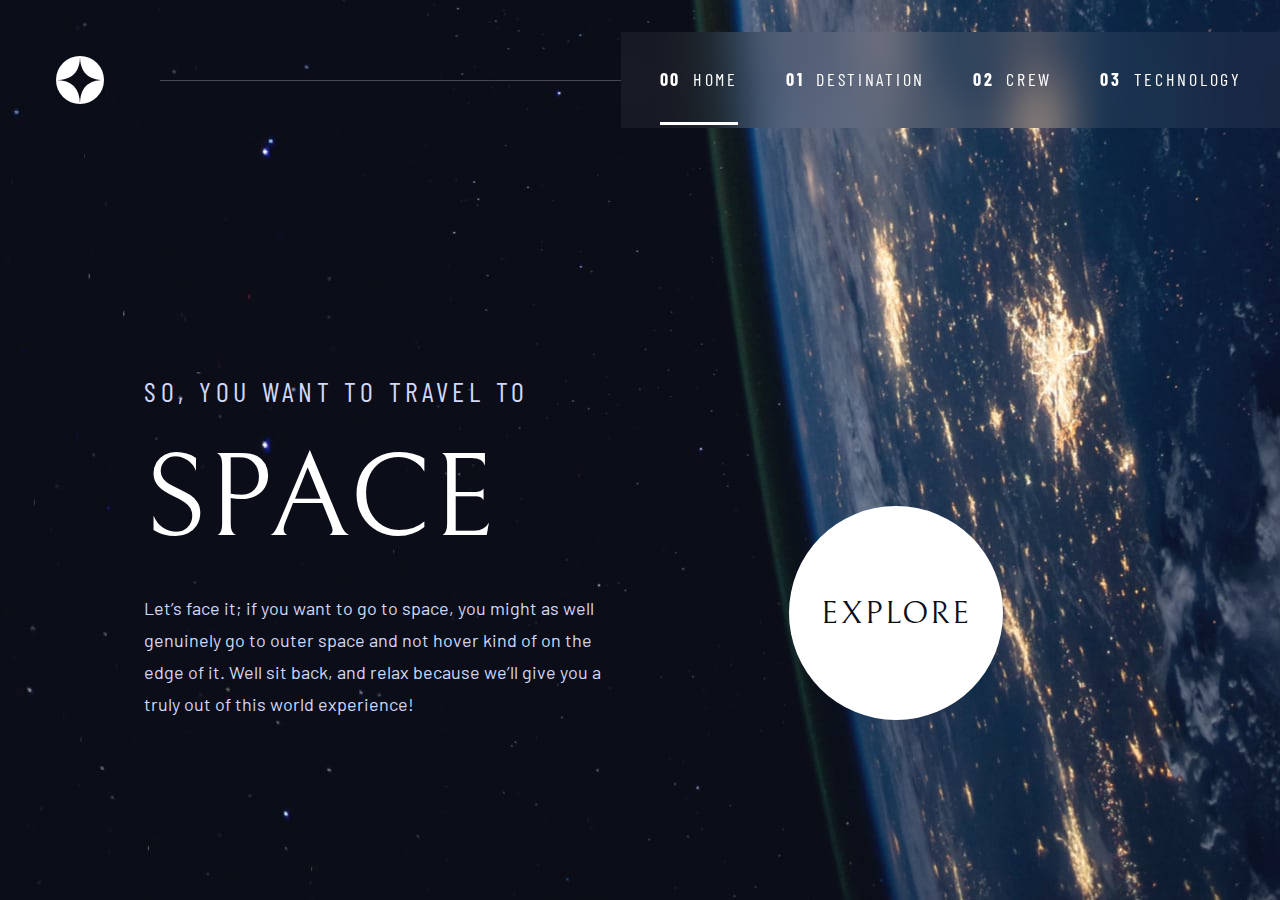
<file: index.html>
<!DOCTYPE html>
<html lang="en">
  <head>
    <meta charset="UTF-8" />
    <meta name="viewport" content="width=device-width, initial-scale=1.0" />

    <link
      rel="icon"
      type="image/png"
      sizes="32x32"
      href="./assets/favicon-32x32.png"
    />
    <link rel="stylesheet" href="./public/css/reset.css" />
    <link rel="stylesheet" href="./public/css/index.css" />
    <script async src="./js/index.js" type="module"></script>
    <script async src="./js/helpers.js" type="module"></script>
    <title>Space tourism website</title>
  </head>

  <body class="home-body">
    <header class="primary-header flex">
      <div>
        <img
          src="./assets/shared/logo.svg"
          alt="Space tourism logo"
          class="logo"
        />
      </div>
      <button
        class="mobile-nav-toggle"
        aria-controls="primary-navigation"
        type="button"
        aria-expanded="false"
      >
        <span class="sr-only">Menu</span>
      </button>
      <nav
        class="primary-navigation flex"
        data-visible="false"
        id="primary-navigation"
      >
        <ul class="flex underline-indicators">
          <li class="active">
            <a class="numbered-title" href="index.html">
              <span aria-hidden="true">00</span>Home
            </a>
          </li>

          <li>
            <a class="numbered-title" href="destinations.html">
              <span aria-hidden="true">01</span>Destination
            </a>
          </li>

          <li>
            <a class="numbered-title" href="crew.html">
              <span aria-hidden="true">02</span>Crew
            </a>
          </li>

          <li>
            <a class="numbered-title" href="technology.html">
              <span aria-hidden="true">03</span>Technology
            </a>
          </li>
        </ul>
      </nav>
    </header>
    <main class="grid-container grid-container--home">
      <div class="hero-text">
        <h1 class="fs-500 ff-sans-cond letter-spacing-1 upper-case text-accent">
          So, you want to travel to
        </h1>
        <span class="text-white fs-900 ff-serif upper-case">space</span>
        <p class="ff-sans-normal text-accent">
          Let’s face it; if you want to go to space, you might as well genuinely
          go to outer space and not hover kind of on the edge of it. Well sit
          back, and relax because we’ll give you a truly out of this world
          experience!
        </p>
      </div>
      <div class="CTA">
        <a href="./destinations.html" class="large-button">Explore</a>
      </div>
    </main>
  </body>
</html>
</file>
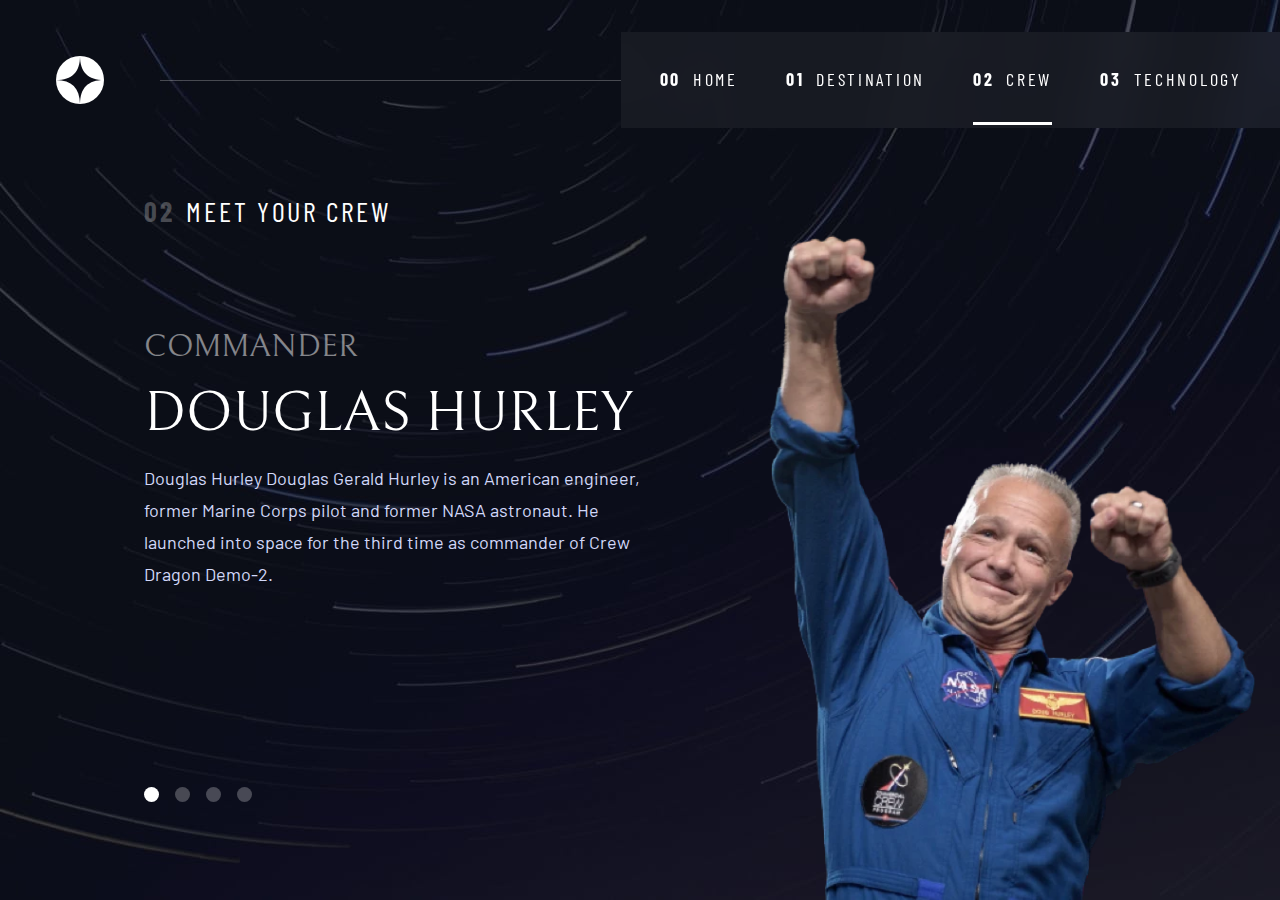
<file: crew.html>
<!DOCTYPE html>
<html lang="en">
  <head>
    <meta charset="UTF-8" />
    <meta name="viewport" content="width=device-width, initial-scale=1.0" />

    <link
      rel="icon"
      type="image/png"
      sizes="32x32"
      href="./assets/favicon-32x32.png"
    />
    <link rel="stylesheet" href="./public/css/reset.css" />
    <link rel="stylesheet" href="./public/css/index.css" />
    <script async src="./js/index.js" type="module"></script>
    <script async src="./js/helpers.js" type="module"></script>
    <title>Space tourism website</title>
  </head>
  <body class="crew-body">
    <header class="primary-header flex">
      <div>
        <img
          src="./assets/shared/logo.svg"
          alt="Space tourism logo"
          class="logo"
        />
      </div>
      <button
        class="mobile-nav-toggle"
        aria-controls="primary-navigation"
        type="button"
        aria-expanded="false"
      >
        <span class="sr-only">Menu</span>
      </button>
      <nav
        class="primary-navigation flex"
        data-visible="false"
        id="primary-navigation"
      >
        <ul class="flex underline-indicators">
          <li>
            <a class="numbered-title" href="index.html">
              <span aria-hidden="true">00</span>Home
            </a>
          </li>

          <li>
            <a class="numbered-title" href="destinations.html">
              <span aria-hidden="true">01</span>Destination
            </a>
          </li>

          <li class="active">
            <a class="numbered-title" href="crew.html">
              <span aria-hidden="true">02</span>Crew
            </a>
          </li>

          <li>
            <a class="numbered-title" href="technology.html">
              <span aria-hidden="true">03</span>Technology
            </a>
          </li>
        </ul>
      </nav>
    </header>
    <main class="grid-container grid-container--crew">
      <h1 class="numbered-title">
        <span aria-hidden="true">02</span>Meet your crew
      </h1>
      <div class="dot-indicators flex">
        <button type="button" class="active list" id="Douglas Hurley">
          <span class="sr-only">Slide title</span>
        </button>
        <button type="button" class="list" id="Mark Shuttleworth">
          <span class="sr-only">Slide title</span>
        </button>
        <button type="button" class="list" id="Victor Glover">
          <span class="sr-only">Slide title</span>
        </button>
        <button type="button" class="list" id="Anousheh Ansari">
          <span class="sr-only">Slide title</span>
        </button>
      </div>
      <article class="text-center crew-info flex">
        <div class="crew-meta flex">
          <h3 class="ff-serif upper-case fs-600" id="role">Commander</h3>
          <h2 class="ff-serif upper-case fs-700 text-white" id="name">
            Douglas Hurley
          </h2>
          <p class="ff-sans-normal text-accent mw-50ch" id="bio">
            Douglas Hurley Douglas Gerald Hurley is an American engineer, former
            Marine Corps pilot and former NASA astronaut. He launched into space
            for the third time as commander of Crew Dragon Demo-2.
          </p>
        </div>
      </article>
      <picture id="commander-image">
        <source
          srcset="assets/crew/image-douglas-hurley.webp"
          type="image/webp"
        />
        <img src="assets/crew/image-douglas-hurley.png" alt="Douglas Hurley" />
      </picture>
    </main>
  </body>
</html>
</file>
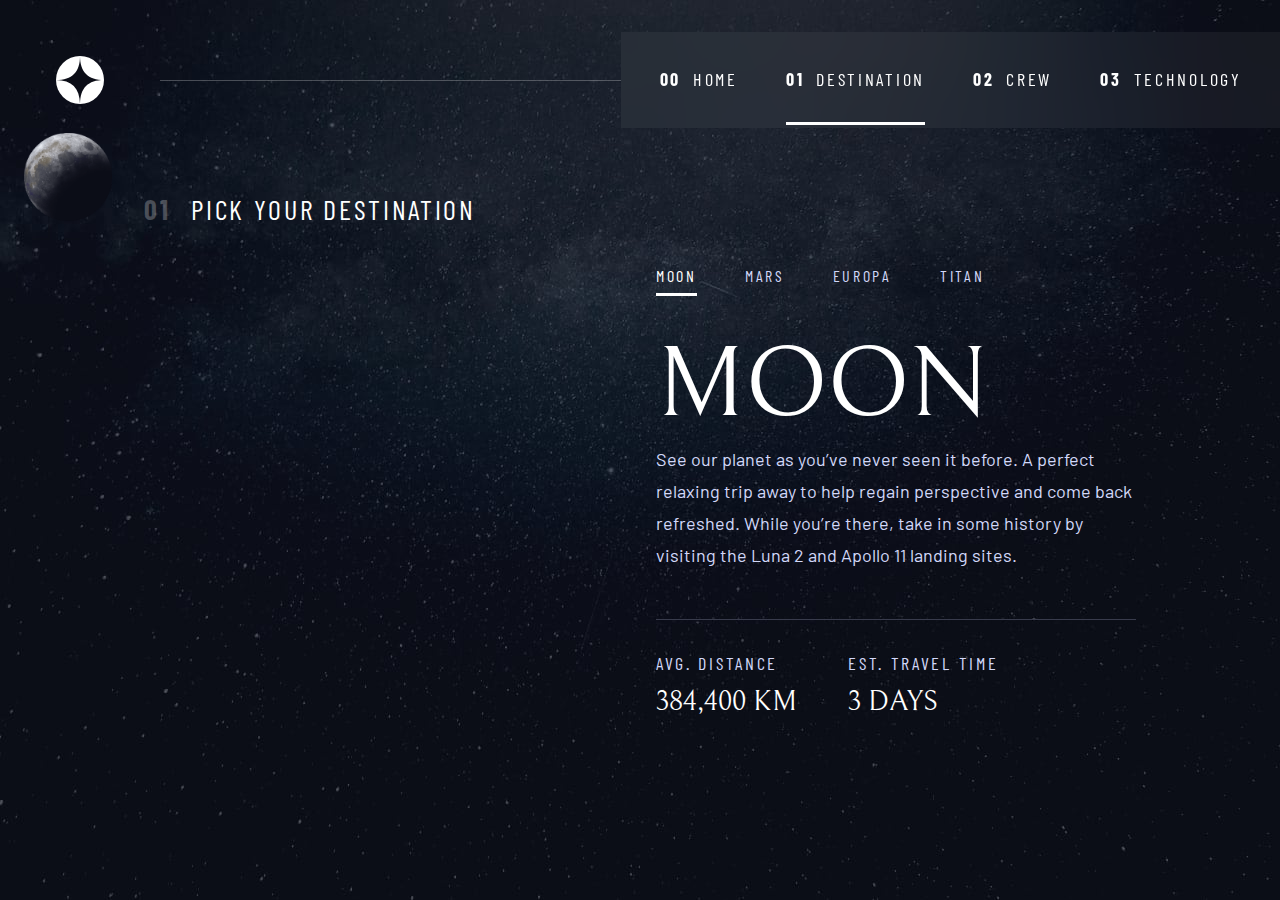
<file: destination-moon.html>
<!DOCTYPE html>
<html lang="en">
  <head>
    <meta charset="UTF-8" />
    <meta name="viewport" content="width=device-width, initial-scale=1.0" />

    <link
      rel="icon"
      type="image/png"
      sizes="32x32"
      href="./assets/favicon-32x32.png"
    />
    <link rel="stylesheet" href="./public/css/reset.css" />
    <link rel="stylesheet" href="./public/css/index.css" />
    <script defer src="./js/index.js"></script>
    <title>Space tourism website</title>
  </head>
  <body class="destination-body">
    <header class="primary-header flex">
      <div>
        <img
          src="./assets/shared/logo.svg"
          alt="Space tourism logo"
          class="logo"
        />
      </div>
      <button
        class="mobile-nav-toggle"
        aria-controls="primary-navigation"
        type="button"
        aria-expanded="false"
      >
        <span class="sr-only">Menu</span>
      </button>
      <nav
        class="primary-navigation flex"
        data-visible="false"
        id="primary-navigation"
      >
        <ul class="flex underline-indicators">
          <li>
            <a class="numbered-title" href="index.html">
              <span aria-hidden="true">00</span>Home
            </a>
          </li>

          <li class="active">
            <a class="numbered-title" href="index.html">
              <span aria-hidden="true">01</span>Destination
            </a>
          </li>

          <li>
            <a class="numbered-title" href="crew.html">
              <span aria-hidden="true">02</span>Crew
            </a>
          </li>

          <li>
            <a class="numbered-title" href="technology.html">
              <span aria-hidden="true">03</span>Technology
            </a>
          </li>
        </ul>
      </nav>
    </header>
    <main class="grid-container grid-container--destination">
      <h1 class="numbered-title">
        <span aria-hidden="true">01</span> Pick your destination
      </h1>
      <img src="./assets/destination/image-moon.png" alt="The moon" />
      <div class="tab-list underline-indicators flex">
        <button
          type="button"
          class="upper-case ff-sans-cond text-accent bg-dark letter-spacing-2 active"
        >
          Moon
        </button>
        <button
          type="button"
          class="upper-case ff-sans-cond text-accent bg-dark letter-spacing-2"
        >
          Mars
        </button>
        <button
          type="button"
          class="upper-case ff-sans-cond text-accent bg-dark letter-spacing-2"
        >
          Europa
        </button>
        <button
          type="button"
          class="upper-case ff-sans-cond text-accent bg-dark letter-spacing-2"
        >
          Titan
        </button>
      </div>

      <article class="text-center flex destination-info">
        <div>
          <h2 class="ff-serif upper-case fs-800 text-white">Moon</h2>
          <p class="text-accent">
            See our planet as you’ve never seen it before. A perfect relaxing
            trip away to help regain perspective and come back refreshed. While
            you’re there, take in some history by visiting the Luna 2 and Apollo
            11 landing sites.
          </p>
        </div>
        <div class="destination-meta flex">
          <div>
            <h3
              class="text-accent letter-spacing-2 upper-case ff-sans-cond fs-200"
            >
              Avg. distance
            </h3>
            <p class="upper-case fs-750 ff-serif">384,400 km</p>
          </div>
          <div>
            <h3
              class="text-accent letter-spacing-2 upper-case ff-sans-cond fs-200"
            >
              Est. travel time
            </h3>
            <p class="upper-case fs-750 ff-serif">3 days</p>
          </div>
        </div>
      </article>
    </main>
  </body>
</html>
</file>
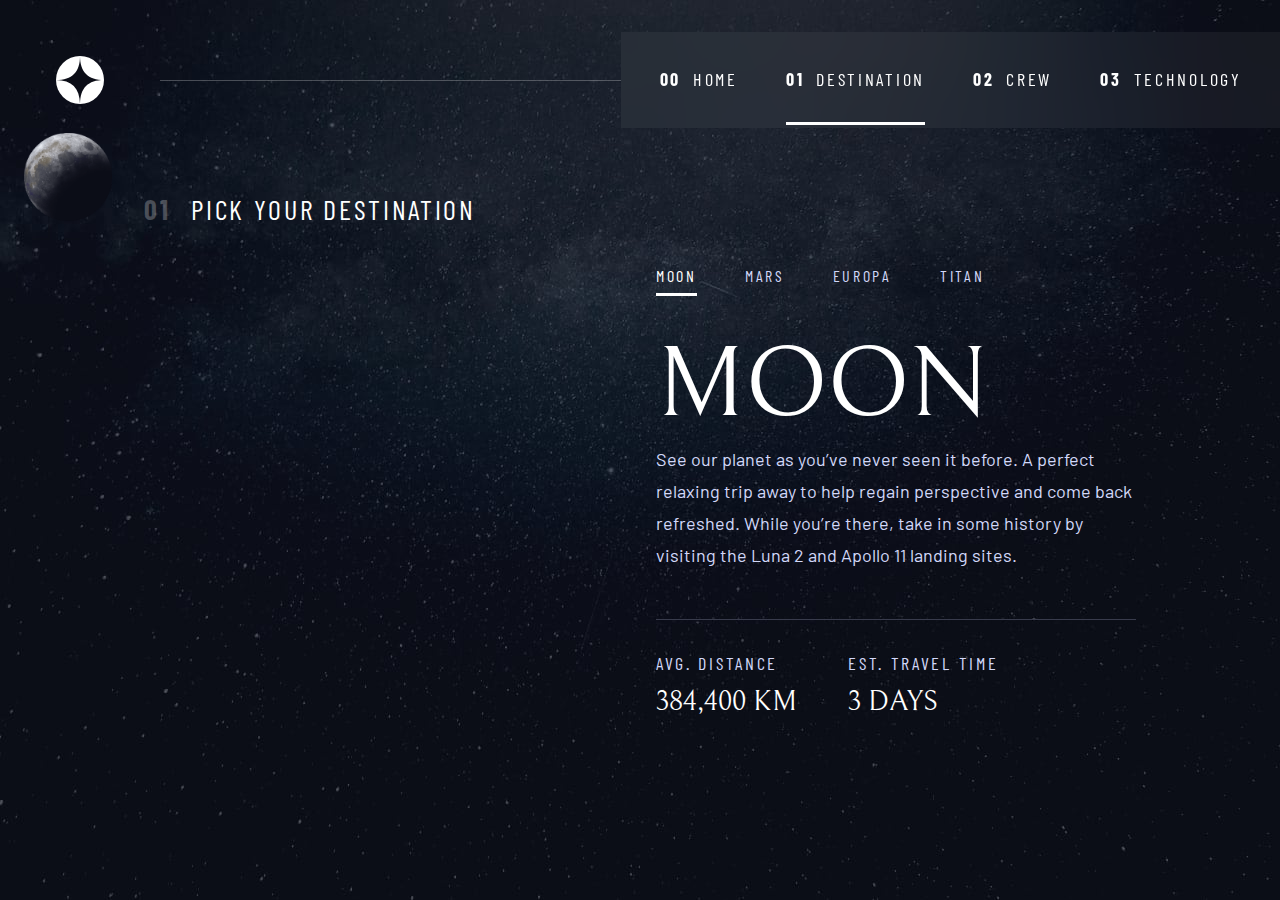
<file: destination.html>
<!DOCTYPE html>
<html lang="en">
  <head>
    <meta charset="UTF-8" />
    <meta name="viewport" content="width=device-width, initial-scale=1.0" />

    <link
      rel="icon"
      type="image/png"
      sizes="32x32"
      href="./assets/favicon-32x32.png"
    />
    <link rel="stylesheet" href="./public/css/reset.css" />
    <link rel="stylesheet" href="./public/css/index.css" />
    <script defer src="./js/index.js"></script>
    <title>Space tourism website</title>
  </head>
  <body class="destination-body">
    <header class="primary-header flex">
      <div>
        <img
          src="./assets/shared/logo.svg"
          alt="Space tourism logo"
          class="logo"
        />
      </div>
      <button
        class="mobile-nav-toggle"
        aria-controls="primary-navigation"
        type="button"
        aria-expanded="false"
      >
        <span class="sr-only">Menu</span>
      </button>
      <nav
        class="primary-navigation flex"
        data-visible="false"
        id="primary-navigation"
      >
        <ul class="flex underline-indicators">
          <li>
            <a class="numbered-title" href="index.html">
              <span aria-hidden="true">00</span>Home
            </a>
          </li>

          <li class="active">
            <a class="numbered-title" href="destination.html">
              <span aria-hidden="true">01</span>Destination
            </a>
          </li>

          <li>
            <a class="numbered-title" href="crew.html">
              <span aria-hidden="true">02</span>Crew
            </a>
          </li>

          <li>
            <a class="numbered-title" href="technology.html">
              <span aria-hidden="true">03</span>Technology
            </a>
          </li>
        </ul>
      </nav>
    </header>
    <main class="grid-container grid-container--destination">
      <h1 class="numbered-title">
        <span aria-hidden="true">01</span> Pick your destination
      </h1>
      <img src="./assets/destination/image-moon.png" alt="The moon" />
      <div class="tab-list underline-indicators flex">
        <button
          type="button"
          class="upper-case ff-sans-cond text-accent bg-dark letter-spacing-2 active"
        >
          Moon
        </button>
        <button
          type="button"
          class="upper-case ff-sans-cond text-accent bg-dark letter-spacing-2"
        >
          Mars
        </button>
        <button
          type="button"
          class="upper-case ff-sans-cond text-accent bg-dark letter-spacing-2"
        >
          Europa
        </button>
        <button
          type="button"
          class="upper-case ff-sans-cond text-accent bg-dark letter-spacing-2"
        >
          Titan
        </button>
      </div>

      <article class="text-center flex destination-info">
        <div>
          <h2 class="ff-serif upper-case fs-800 text-white">Moon</h2>
          <p class="text-accent ff-sans-normal mw-50ch">
            See our planet as you’ve never seen it before. A perfect relaxing
            trip away to help regain perspective and come back refreshed. While
            you’re there, take in some history by visiting the Luna 2 and Apollo
            11 landing sites.
          </p>
        </div>
        <div class="destination-meta flex">
          <div>
            <h3
              class="text-accent letter-spacing-2 upper-case ff-sans-cond fs-200"
            >
              Avg. distance
            </h3>
            <p class="upper-case fs-750 ff-serif">384,400 km</p>
          </div>
          <div>
            <h3
              class="text-accent letter-spacing-2 upper-case ff-sans-cond fs-200"
            >
              Est. travel time
            </h3>
            <p class="upper-case fs-750 ff-serif">3 days</p>
          </div>
        </div>
      </article>
    </main>
  </body>
</html>
</file>
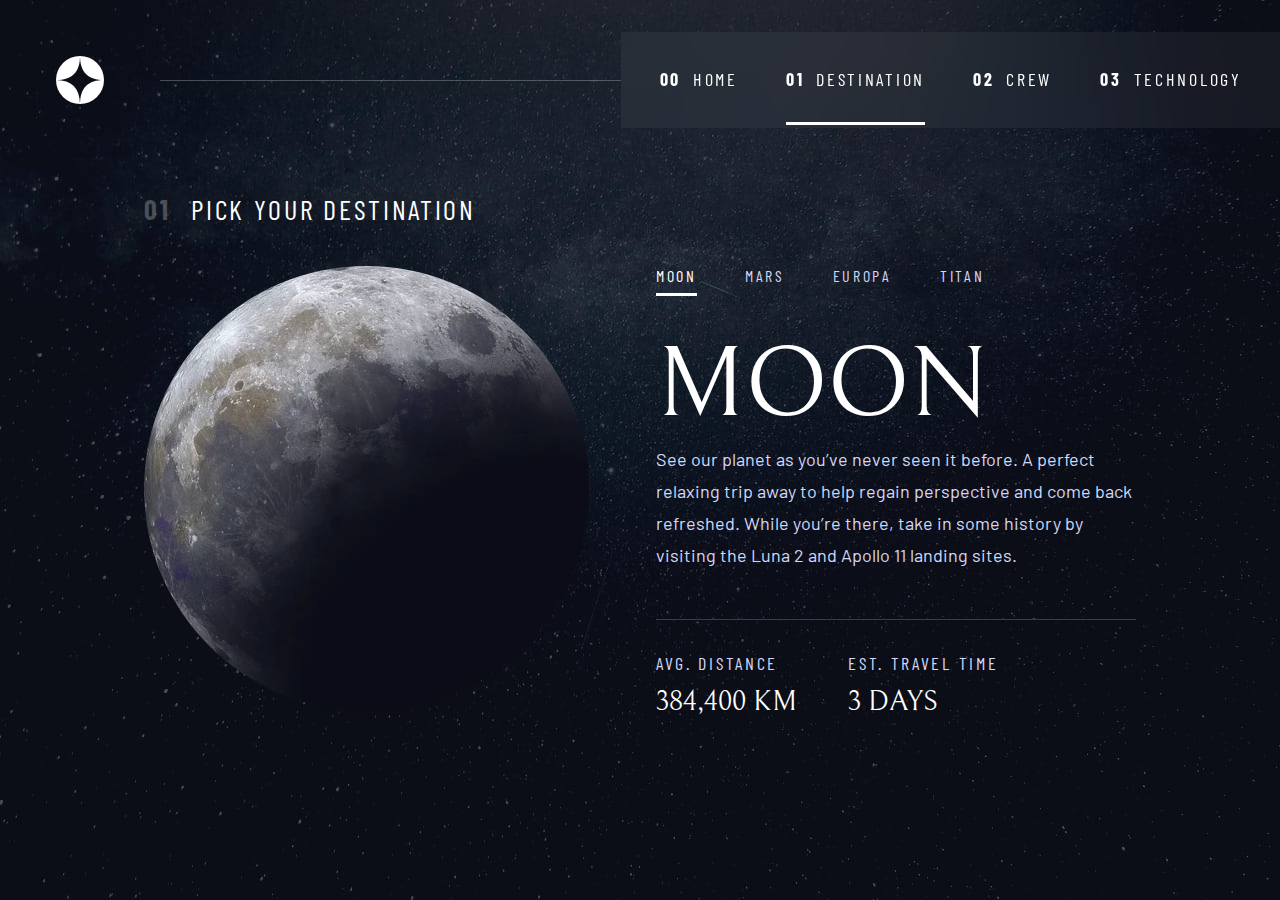
<file: destinations.html>
<!DOCTYPE html>
<html lang="en">
  <head>
    <meta charset="UTF-8" />
    <meta name="viewport" content="width=device-width, initial-scale=1.0" />

    <link
      rel="icon"
      type="image/png"
      sizes="32x32"
      href="./assets/favicon-32x32.png"
    />
    <link rel="stylesheet" href="./public/css/reset.css" />
    <link rel="stylesheet" href="./public/css/index.css" />
    <script async src="./js/index.js" type="module"></script>
    <script async src="./js/helpers.js" type="module"></script>
    <title>Space tourism website</title>
  </head>
  <body class="destination-body">
    <header class="primary-header flex">
      <div>
        <img
          src="./assets/shared/logo.svg"
          alt="Space tourism logo"
          class="logo"
        />
      </div>
      <button
        class="mobile-nav-toggle"
        aria-controls="primary-navigation"
        type="button"
        aria-expanded="false"
      >
        <span class="sr-only">Menu</span>
      </button>
      <nav
        class="primary-navigation flex"
        data-visible="false"
        id="primary-navigation"
      >
        <ul class="flex underline-indicators">
          <li>
            <a class="numbered-title" href="index.html">
              <span aria-hidden="true">00</span>Home
            </a>
          </li>

          <li class="active">
            <a class="numbered-title" href="destinations.html">
              <span aria-hidden="true">01</span>Destination
            </a>
          </li>

          <li>
            <a class="numbered-title" href="crew.html">
              <span aria-hidden="true">02</span>Crew
            </a>
          </li>

          <li>
            <a class="numbered-title" href="technology.html">
              <span aria-hidden="true">03</span>Technology
            </a>
          </li>
        </ul>
      </nav>
    </header>
    <main class="grid-container grid-container--destination">
      <h1 class="numbered-title">
        <span aria-hidden="true">01</span> Pick your destination
      </h1>
      <picture>
        <source
          srcset="./assets/destination/image-moon.webp"
          type="image/webp"
        />
        <img src="./assets/destination/image-moon.png" alt="The moon" />
      </picture>

      <div class="tab-list underline-indicators flex">
        <button
          type="button"
          class="upper-case ff-sans-cond text-accent bg-dark letter-spacing-2 active list"
          id="moon"
        >
          Moon
        </button>
        <button
          type="button"
          class="upper-case ff-sans-cond text-accent bg-dark letter-spacing-2 list"
          id="mars"
        >
          Mars
        </button>
        <button
          type="button"
          class="upper-case ff-sans-cond text-accent bg-dark letter-spacing-2 list"
          id="europa"
        >
          Europa
        </button>
        <button
          type="button"
          class="upper-case ff-sans-cond text-accent bg-dark letter-spacing-2 list"
          id="titan"
        >
          Titan
        </button>
      </div>

      <article class="text-center flex destination-info">
        <div>
          <h2 class="ff-serif upper-case fs-800 text-white" id="name">Moon</h2>
          <p class="text-accent ff-sans-normal mw-50ch" id="description">
            See our planet as you’ve never seen it before. A perfect relaxing
            trip away to help regain perspective and come back refreshed. While
            you’re there, take in some history by visiting the Luna 2 and Apollo
            11 landing sites.
          </p>
        </div>
        <div class="destination-meta flex">
          <div>
            <h3
              class="text-accent letter-spacing-2 upper-case ff-sans-cond fs-200"
            >
              Avg. distance
            </h3>
            <p class="upper-case fs-750 ff-serif" id="distance">384,400 km</p>
          </div>
          <div>
            <h3
              class="text-accent letter-spacing-2 upper-case ff-sans-cond fs-200"
            >
              Est. travel time
            </h3>
            <p class="upper-case fs-750 ff-serif" id="travel">3 days</p>
          </div>
        </div>
      </article>
    </main>
  </body>
</html>
</file>
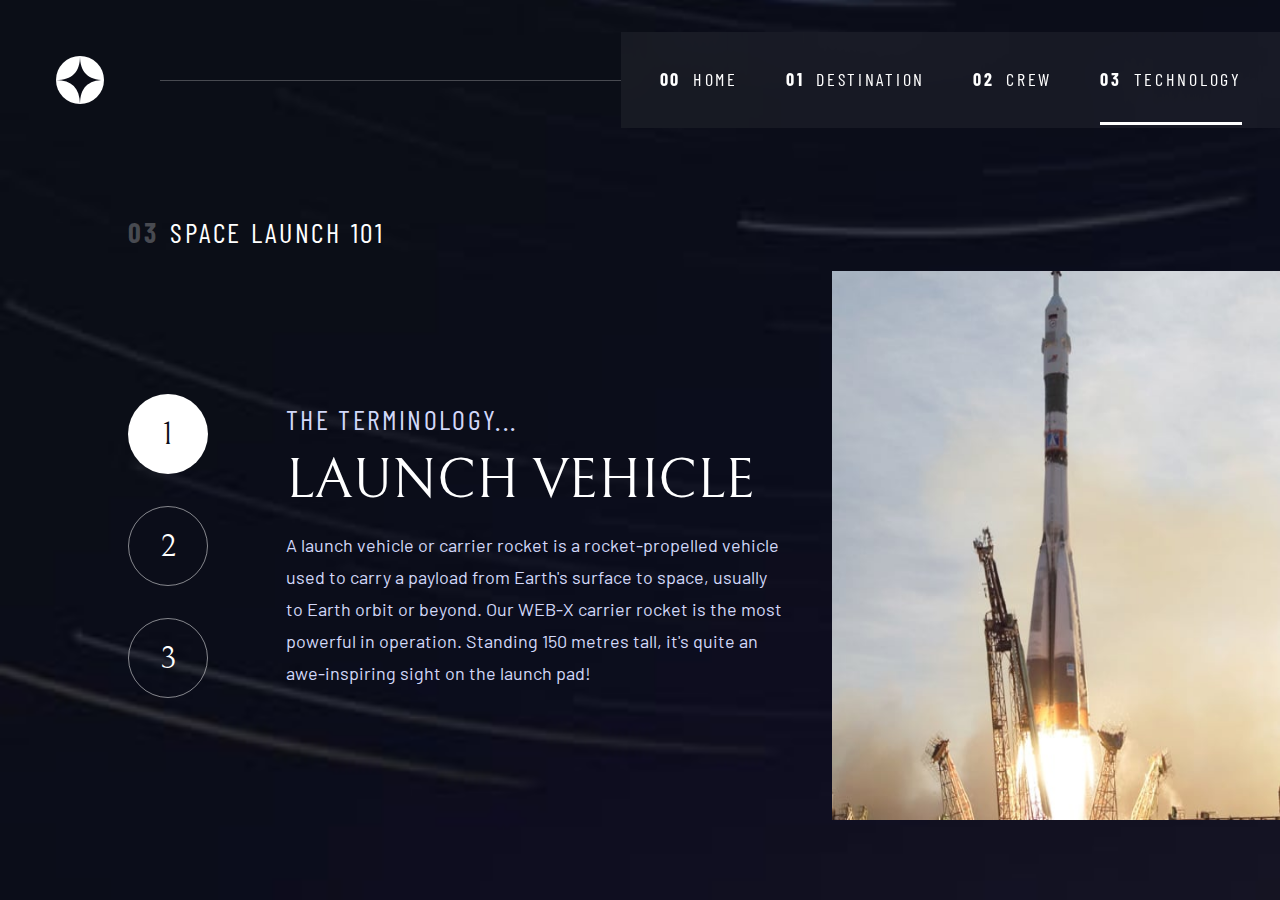
<file: technology.html>
<!DOCTYPE html>
<html lang="en">
  <head>
    <meta charset="UTF-8" />
    <meta name="viewport" content="width=device-width, initial-scale=1.0" />

    <link
      rel="icon"
      type="image/png"
      sizes="32x32"
      href="./assets/favicon-32x32.png"
    />
    <link rel="stylesheet" href="./public/css/reset.css" />
    <link rel="stylesheet" href="./public/css/index.css" />
    <script async src="./js/index.js" type="module"></script>
    <script async src="./js/helpers.js" type="module"></script>
    <title>Space tourism website</title>
  </head>
  <body class="technology-body">
    <header class="primary-header flex">
      <div>
        <img
          src="./assets/shared/logo.svg"
          alt="Space tourism logo"
          class="logo"
        />
      </div>
      <button
        class="mobile-nav-toggle"
        aria-controls="primary-navigation"
        type="button"
        aria-expanded="false"
      >
        <span class="sr-only">Menu</span>
      </button>
      <nav
        class="primary-navigation flex"
        data-visible="false"
        id="primary-navigation"
      >
        <ul class="flex underline-indicators">
          <li>
            <a class="numbered-title" href="index.html">
              <span aria-hidden="true">00</span>Home
            </a>
          </li>

          <li>
            <a class="numbered-title" href="destinations.html">
              <span aria-hidden="true">01</span>Destination
            </a>
          </li>

          <li>
            <a class="numbered-title" href="crew.html">
              <span aria-hidden="true">02</span>Crew
            </a>
          </li>

          <li class="active">
            <a class="numbered-title" href="technology.html">
              <span aria-hidden="true">03</span>Technology
            </a>
          </li>
        </ul>
      </nav>
    </header>
    <main class="grid-container grid-container--technology">
      <h1 class="numbered-title">
        <span aria-hidden="true">03</span>Space launch 101
      </h1>
      <div class="numbered-list flex">
        <button
          type="button"
          selected="true"
          class="active list"
          id="launch vehicle"
        >
          <span class="ff-serif">1</span>
        </button>
        <button type="button" selected="false" class="list" id="Spaceport">
          <span class="ff-serif">2</span>
        </button>
        <button type="button" selected="false" class="list" id="Space capsule">
          <span class="ff-serif">3</span>
        </button>
      </div>
      <article class="text-center technology-info flex">
        <div class="technology-meta flex">
          <h3 class="ff-sans-cond upper-case fs-500 text-accent">
            The terminology...
          </h3>
          <h2 class="ff-serif upper-case fs-700 text-white" id="name">
            Launch vehicle
          </h2>
          <p class="ff-sans-normal text-accent mw-50ch" id="description">
            A launch vehicle or carrier rocket is a rocket-propelled vehicle
            used to carry a payload from Earth's surface to space, usually to
            Earth orbit or beyond. Our WEB-X carrier rocket is the most powerful
            in operation. Standing 150 metres tall, it's quite an awe-inspiring
            sight on the launch pad!
          </p>
        </div>
      </article>
      <picture id="technology-vehicle-image">
        <source
          srcset="./assets/technology/image-launch-vehicle-landscape.jpg"
          media="max-width:720px"
          class="technology-image-mobile"
        />
        <source
          srcset="./assets/technology/image-launch-vehicle-portrait.jpg"
          media="min-width:721px"
          class="technology-image-desktop"
        />
        <img
          src="./assets/technology/image-launch-vehicle-landscape.jpg"
          alt="Launch vehicle"
          class="technology-image-mobile"
        />
        <img
          src="./assets/technology/image-launch-vehicle-portrait.jpg"
          alt="Launch vehicle"
          class="technology-image-desktop hidden"
        />
      </picture>
    </main>
  </body>
</html>
</file>
<file: public/css/index.css>
/* --- */
/* Font */
/* --- */
@import url('https://fonts.googleapis.com/css2?family=Barlow&family=Barlow+Condensed:wght@400;700&family=Bellefair&display=swap');

/* --- */
/* Custom properties */
/* --- */

/* Mobile */
:root {
  /* Colors */
  --clr-dark: 230 35% 7%;
  --clr-light: 231 77% 90%;
  --clr-white: 0 0% 100%;
  --clr-blue: 231 15% 26%;

  /* Font sizes */
  --fs-900: clamp(5rem, 8vw + 1rem, 9.375rem);
  --fs-800: 3.5rem;
  --fs-750: 1.75rem;
  --fs-700: 1.5rem;
  --fs-600: 1rem;
  --fs-500: 1rem;
  --fs-400: 0.9375rem;
  --fs-300: 1rem;
  --fs-200: 0.875rem;

  /* Font family */
  --ff-serif: 'Bellefair', serif;
  --ff-sans-cond: 'Barlow Condensed', sans-serif;
  --ff-sans-normal: 'Barlow', serif;

  /* Letter Spacing */
  --ls-3: 4.72px;
  --ls-2: 2.5px;
  --ls-1: 2px;

  /* line height */

  --lh: 25px;
  /* Flex & default gap */
  --gap: 3rem;
}
/* tablet */
@media (min-width: 35rem) {
  :root {
    /* Font sizes */
    --fs-800: 5rem;
    --fs-700: 2.5rem;
    --fs-600: 1.5rem;
    --fs-500: 1.25rem;
    --fs-400: 1rem;
    --fs-200: 1rem;
    /* Line height */
    --lh: 28px;
  }
}

/* desktop */
@media (min-width: 45rem) {
  :root {
    /* Font sizes */
    --fs-800: 6.25rem;
    --fs-700: 3.5rem;
    --fs-600: 2rem;
    --fs-500: 1.75rem;
    --fs-400: 1.125rem;
    --fs-200: 1rem;
    /* Line height */
    --lh: 32px;
  }
}
/* Make img easier to work with */
img,
picture {
  display: block;
  max-width: 100%;
}

p {
  line-height: var(--lh);
}
/* Set up body */
body {
  font-family: var(--ff-sans-normal);
  min-height: 100vh;
  font-size: var(--fs-400);
  color: hsl(var(--clr-white));
  background-color: hsl(var(--clr-dark));
  background-size: cover;
  background-position: bottom center;
  background-repeat: no-repeat;

  display: grid;
  grid-template-rows: min-content 1fr;

  overflow-x: hidden;
}

/* Set up headers weight because the font we use don't have bold weight, so css might make h1 bold and  */
h1,
h2,
h3,
h4,
h5,
h6 {
  font-weight: 400;
}

/* --- */
/* Utilities classes */
/* --- */
.flex {
  display: flex;
  gap: var(--gap, 1rem);
}

.flex-col {
  flex-direction: column;
}

.grid {
  display: grid;
  gap: var(--gap, 1rem);
}

.container {
  padding: 0 2rem;
  margin: 0 auto;
}
.grid-container {
  display: grid;
  place-items: center;
  text-align: center;
  column-gap: var(--column-gap, 2rem);
  padding-inline: 1.5rem;
  padding-bottom: 4rem;
}
.mw-50ch {
  max-width: 50ch;
}
.hidden {
  display: none;
}
@media screen and (min-width: 45rem) {
  .grid-container {
    grid-template-columns: minmax(1rem, 1fr) repeat(2, minmax(0, 30rem)) minmax(
        1rem,
        1fr
      );
    text-align: left;
    padding-inline: 1.5rem;
  }

  .grid-container--home > *:first-child {
    grid-column: 2;
  }

  .grid-container > *:last-child {
    grid-column: 3;
  }

  .grid-container--home {
    padding-bottom: max(6rem, 20vh);
    align-items: end;
  }
}
/* support visibly impair screen reader users */
.sr-only {
  position: absolute;
  width: 1px;
  height: 1px;
  padding: 0;
  margin: -1px;
  overflow: hidden;
  clip: rect(0, 0, 0, 0);
  white-space: nowrap;
  border: 0;
}

/* Colors */
.bg-dark {
  background-color: hsl(var(--clr-dark));
}

.bg-accent {
  background-color: hsl(var(--clr-light));
}

.bg-white {
  background-color: hsl(var(--clr-white));
}

.text-dark {
  color: hsl(var(--clr-dark));
}

.text-accent {
  color: hsl(var(--clr-light));
}

.text-white {
  color: hsl(var(--clr-white));
}

/* Typography */
.ff-serif {
  font-family: var(--ff-serif);
}

.ff-sans-cond {
  font-family: var(--ff-sans-cond);
}

.ff-sans-normal {
  font-family: var(--ff-sans-normal);
}

.fs-300 {
  font-size: var(--fs-300);
}

.fs-400 {
  font-size: var(--fs-400);
}

.fs-500 {
  font-size: var(--fs-500);
}

.fs-600 {
  font-size: var(--fs-600);
}

.fs-700 {
  font-size: var(--fs-700);
}

.fs-750 {
  font-size: var(--fs-750);
}

.fs-800 {
  font-size: var(--fs-800);
}

.fs-900 {
  font-size: var(--fs-900);
}

.letter-spacing-1 {
  letter-spacing: 4.72px;
}
.letter-spacing-2 {
  letter-spacing: 2.7px;
}
.letter-spacing-3 {
  letter-spacing: 2px;
}

.text-center {
  text-align: center;
}

.upper-case {
  text-transform: uppercase;
}
.numbered-title {
  font-family: var(--ff-sans-cond);
  text-transform: uppercase;
  letter-spacing: 2.7px;
  font-size: var(--fs-400);
  font-weight: 400;
}

.numbered-title > span {
  font-weight: 700;
  margin-right: 0.75rem;
  color: hsl(var(--clr-white) / 0.25);
}

/* Components */
/* large button */
.large-button {
  text-transform: uppercase;
  letter-spacing: 2px;
  background-color: hsl(var(--clr-white));
  color: hsl(var(--clr-dark));
  border-radius: 50%;
  font-family: var(--ff-serif);
  font-size: var(--fs-600);
  padding: 0 2rem;
  display: inline-grid;
  place-items: center;
  aspect-ratio: 1;
  position: relative;
  z-index: 1;
}
.large-button::after {
  content: '';
  background-color: hsl(var(--clr-white) / 0.15);
  position: absolute;
  height: 100%;
  width: 100%;
  z-index: -1;
  border-radius: 50%;
  transition: opacity 0.5s linear, transform 0.75s ease-in-out;
  opacity: 1;
}
/* Effect when hover */
.large-button:hover:after,
.large-button:focus:after {
  opacity: 1;
  transform: scale(1.5);
}
/* --- */
/* List */
/* --- */
/* underline */
.underline-indicators > * {
  cursor: pointer;
  padding: var(--underline-gap, 0.5rem) 0;
  border: 0;
  border-bottom: 0.2rem solid hsl(var(--clr-white) / 0);
  background-color: transparent;
}

.underline-indicators > *:hover,
.underline-indicators > *:focus {
  border-color: hsl(var(--clr-white) / 0.5);
}

.underline-indicators > .active,
.underline-indicators > [aria-selected='true'] {
  color: hsl(var(--clr-white) / 1);
  border-color: hsl(var(--clr-white) / 1);
}

.tab-list {
  border: 0;
}

/* dots */
.dot-indicators > * {
  cursor: pointer;
  border-radius: 50%;
  width: 10px;
  height: 10px;
  background-color: hsl(var(--clr-white) / 0.25);
  border: 0;
  padding: 0;
}
.dot-indicators > *:hover,
.dot-indicators > *:focus {
  background-color: hsl(var(--clr-white) / 0.5);
}

.dot-indicators > .active {
  background-color: hsl(var(--clr-white) / 1);
}

.dot-indicators {
  --gap: 1rem;
  justify-content: center;
}
/* Number Tabs */
.numbered-list > * {
  cursor: pointer;
  border-radius: 50%;
  font-size: var(--fs-600);
  border: 1px solid hsl(var(--clr-white) / 0.5);
  width: 2.5rem;
  aspect-ratio: 1;
  background-color: transparent;
}
.numbered-list > * span {
  color: hsl(var(--clr-white));
}
.numbered-list {
  --gap: 1rem;
}

.numbered-list > .active {
  background-color: hsl(var(--clr-white));
}
.numbered-list > .active span {
  color: hsl(var(--clr-dark));
}

.numbered-list > *:hover,
.numbered-list > *:focus {
  border: 1px solid hsl(var(--clr-white));
}
/* ---------- */
/* Homepage */
/* ---------- */
/* Navbar Primary Navigation */
header {
  justify-content: space-between;
  align-items: center;
}
nav {
  height: 100%;
  padding: 0 2rem;
}
/* hidden the hamburger menu */
.mobile-nav-toggle {
  display: none;
}
.primary-navigation {
  background: hsl(var(--clr-dark) / 0.95);
  gap: clamp(1.5rem, 5vw, 3rem);
  align-items: center;
  --underline-gap: 2rem;
}
.primary-navigation ul li a span {
  color: hsl(var(--clr-white));
}

@supports (backdrop-filter: blur(1.5rem)) or
  (-webkit-backdrop-filter: blur(1.5rem)) {
  .primary-navigation {
    background: hsl(var(--clr-white) / 0.05);
    -webkit-backdrop-filter: blur(1.5rem);
    backdrop-filter: blur(1.5rem);
  }
}

/* settings specific for mobile nav */
@media screen and (max-width: 35rem) {
  .primary-navigation {
    display: block;
    z-index: 5;
    position: fixed;
    top: 0;
    right: 0;
    bottom: 0;
    left: 30%;
    padding: min(7.5rem, 15vh) 2rem;
    transform: translateX(100%);
    transition: transform 0.5s ease-in-out;
  }
  @supports (inset: 0 0 0 30%) {
    .primary-navigation {
      inset: (0 0 0 30%);
    }
  }
  .primary-navigation ul {
    flex-direction: column;
    gap: 0rem;
  }

  .mobile-nav-toggle {
    display: block;
    position: absolute;
    top: 2rem;
    right: 1.5rem;
    z-index: 6;
    width: 1.5rem;
    height: 1.5rem;
    border: 0;
    background: transparent;
    background-image: url(../../assets/shared/icon-hamburger.svg);
    background-position: center;
    background-repeat: no-repeat;
    cursor: pointer;
  }
  @supports (aspect-ratio: 1) {
    .mobile-nav-toggle {
      aspect-ratio: 1;
    }
  }

  .primary-navigation[data-visible='true'] {
    transform: translateX(0%);
  }

  .mobile-nav-toggle[aria-expanded='true'] {
    background-image: url(../../assets/shared/icon-close.svg);
  }

  .mobile-nav-toggle:focus-visible {
    outline-offset: 5px;
    outline: 1px solid white;
  }
}
/* Background for nav only in tablet */
@media screen and (min-width: 35rem) and (max-width: 45rem) {
  .primary-navigation {
    background-color: hsl(var(--clr-white) / 0.04);
  }
}

nav ul li {
  padding: 2rem 0;
  cursor: pointer;
}
/* logo */
.logo {
  margin: 1.5rem clamp(1.5rem, 5vw, 3.5rem);
  overflow: hidden;
}

/* Hero */
.hero-text span {
  display: block;
  margin: 1.5rem 0;
}

.home-body {
  background-image: url('../../assets/home/background-home-mobile.jpg');
}

/* tablet */
@media screen and (min-width: 34.9999rem) {
  .home-body {
    background-image: url('../../assets/home/background-home-tablet.jpg');
    background-position: bottom center;
  }

  .primary-navigation {
    padding: 0 clamp(0rem, 3vw, 7.6rem);
  }

  nav ul li a span {
    display: none;
  }
}
/* desktop */
@media screen and (min-width: 45rem) {
  header {
    margin-top: 2rem;
  }
  .home-body {
    background-image: url('../../assets/home/background-home-desktop.jpg');
  }
  nav ul li a span {
    display: inline;
  }
  /* set up the line through the nav only in desktop */
  .primary-header::after {
    content: '';
    display: block;
    background-color: hsl(var(--clr-white) / 0.25);
    width: 100%;
    height: 1px;
    position: relative;
    order: 1;
    margin-right: -4.7rem;
  }

  .primary-navigation {
    order: 2;
  }
}

/* --- */
/* Destination Page */
/* --- */

/* destination background img */
.destination-body {
  background-image: url(../../assets/destination/background-destination-mobile.jpg);
}
/*  */
@media screen and (min-width: 35rem) {
  .destination-body {
    background-image: url(../../assets/destination/background-destination-tablet.jpg);
  }
}
@media screen and (min-width: 45rem) {
  .destination-body {
    background-image: url(../../assets/destination/background-destination-desktop.jpg);
  }
}

.grid-container--destination {
  grid-template-areas:
    'title'
    'image'
    'tabs'
    'content';
  row-gap: 2rem;
}

.numbered-title {
  grid-area: title;
}

.grid-container--destination > picture {
  max-width: 60%;
  grid-area: image;
}
.grid-container--destination .tab-list {
  grid-area: tabs;
}
.grid-container--destination > .destination-info {
  grid-area: content;
}
.tab-list button {
  font-size: var(--fs-200);
}
/* article */
article {
  flex-direction: column;
}

article h3 {
  margin-bottom: 0.75rem;
}

.destination-meta {
  border-top: 1px solid hsl(var(--clr-blue));
  padding-top: 2rem;
  flex-direction: column;
}

@media screen and (min-width: 35rem) {
  .destination-meta {
    flex-direction: row;
    justify-content: space-around;
  }

  .numbered-title {
    justify-self: start;
    margin-top: clamp(2rem, 5vw, 4.75rem);
  }
}

/* Desktop */
@media screen and (min-width: 45rem) {
  .grid-container--destination {
    grid-template-areas:
      '. title title .'
      '. image tabs .'
      '. image content .';
    align-content: start;
    justify-items: start;
  }

  .grid-container--destination > picture {
    max-width: 100%;
  }
  .destination-info {
    text-align: left;
    padding: 0;
  }

  .destination-meta {
    justify-content: start;
    gap: min(4vw, 6rem);
  }

  h1.numbered-title {
    font-size: var(--fs-750);
  }
}

/* --- */
/* Crew page */
/* --- */

/* Mobile */
.crew-body {
  background-image: url(../../assets/crew/background-crew-mobile.jpg);
}

.grid-container--crew {
  grid-template-areas:
    'title'
    'image'
    'tabs'
    'content';
  row-gap: 2rem;
}

.grid-container--crew > picture {
  border-bottom: 1px solid hsl(var(--clr-white) / 0.1);
  grid-area: image;
}
.grid-container--crew picture > img {
  margin: 0 auto;
  max-width: 50%;
}

.dot-indicators {
  grid-area: tabs;
}
.crew-info {
  grid-area: content;
}
.crew-info .crew-meta {
  flex-direction: column;
  --gap: 1rem;
}

.crew-info .crew-meta h3 {
  color: hsl(var(--clr-white) / 0.5);
  margin: 0;
}

/* Tablet */
@media screen and (min-width: 35rem) {
  .crew-body {
    background-image: url(../../assets/crew/background-crew-tablet.jpg);
  }
  .grid-container--crew {
    grid-template-areas:
      'title'
      'content'
      'tabs'
      'image';
    padding-bottom: 0;
  }
  .crew-info {
    margin-bottom: 0;
  }
  .grid-container--crew > picture {
    border-bottom: 0;
  }
}

/* Desktop */
@media screen and (min-width: 45rem) {
  .crew-body {
    background-image: url(../../assets/crew/background-crew-desktop.jpg);
  }
  .grid-container--crew {
    grid-template-columns: minmax(1rem, 1fr) minmax(0, 37rem) minmax(0, 23rem) minmax(
        1rem,
        1fr
      );
    grid-template-areas:
      '. title title .'
      '. content image .'
      '. tabs image .';
    justify-items: start;
    row-gap: 0;
  }

  .grid-container--crew picture > img {
    margin: 0 auto;
    max-width: 100%;
  }

  .grid-container--crew > *:last-child {
    align-self: end;
    grid-column: span 2;
  }
  .crew-info {
    text-align: left;
  }
  .dot-indicators > * {
    width: 15px;
    height: 15px;
  }
}

/* --- */
/* Technology page */
/* --- */
.technology-body {
  background-image: url(../../assets/technology/background-technology-mobile.jpg);
}
.grid-container--technology {
  grid-template-areas:
    'title'
    'image'
    'tabs'
    'content';
}
.grid-container--technology {
  padding-inline: 0;
}
.grid-container--technology > *:not(:last-child) {
  padding-inline: 2rem;
}
.grid-container--technology > .numbered-title {
  margin-bottom: 2rem;
}

.grid-container--technology .dot-indicators {
  margin-top: 2rem;
  margin-bottom: 1.5rem;
}
.grid-container--technology > picture {
  grid-area: image;
}

.technology-info {
  grid-area: content;
}
.technology-info .technology-meta {
  flex-direction: column;
  --gap: 0;
}
.numbered-list {
  grid-area: tabs;
  margin-top: 2rem;
  margin-bottom: 1.5rem;
}

.technology-info .technology-meta h2 {
  margin-bottom: 1rem;
}
.technology-info .technology-meta h3 {
  letter-spacing: 2.36px;
}
/* tablet */
@media screen and (min-width: 35rem) {
  .crew-body {
    background-image: url(../../assets/technology/background-technology-tablet.jpg);
  }
  .numbered-list {
    margin-top: 3.5rem;
    margin-bottom: 2.75rem;
  }
  .grid-container--technology > picture,
  .grid-container--technology > picture > img {
    max-width: 100%;
    height: 100%;
  }
}

@media screen and (min-width: 45rem) {
  .crew-body {
    background-image: url(../../assets/technology/background-technology-desktop.jpg);
  }
  .technology-image-mobile {
    display: none;
  }
  .technology-image-desktop {
    display: block;
  }
  .grid-container--technology > .numbered-title {
    margin-bottom: 0;
  }

  .numbered-list > * {
    width: 80px;
  }
  .grid-container--technology {
    grid-template-columns:
      minmax(1rem, 1fr) minmax(5rem, 7rem) minmax(0, 33rem) minmax(0, 20rem)
      minmax(1rem, 1fr);
    grid-template-areas:
      '. title title title .'
      '. tabs content image .'
      '. tabs content image .';
  }
  .grid-container--technology > *:first-child {
    grid-column: 2 / span 2;
  }
  .grid-container--technology > *:last-child {
    grid-column: 4 / span 2;
    justify-self: end;
  }
  .technology-info {
    align-self: center;
  }
  .grid-container--technology > :not(:last-child) {
    padding-inline: 0rem;
  }
  .grid-container--technology {
    padding-bottom: 5rem;
  }
  .numbered-list {
    flex-direction: column;
    --gap: 2rem;
    justify-self: start;
    margin-block: 0;
  }
  .technology-meta {
    text-align: left;
  }
}
</file>
